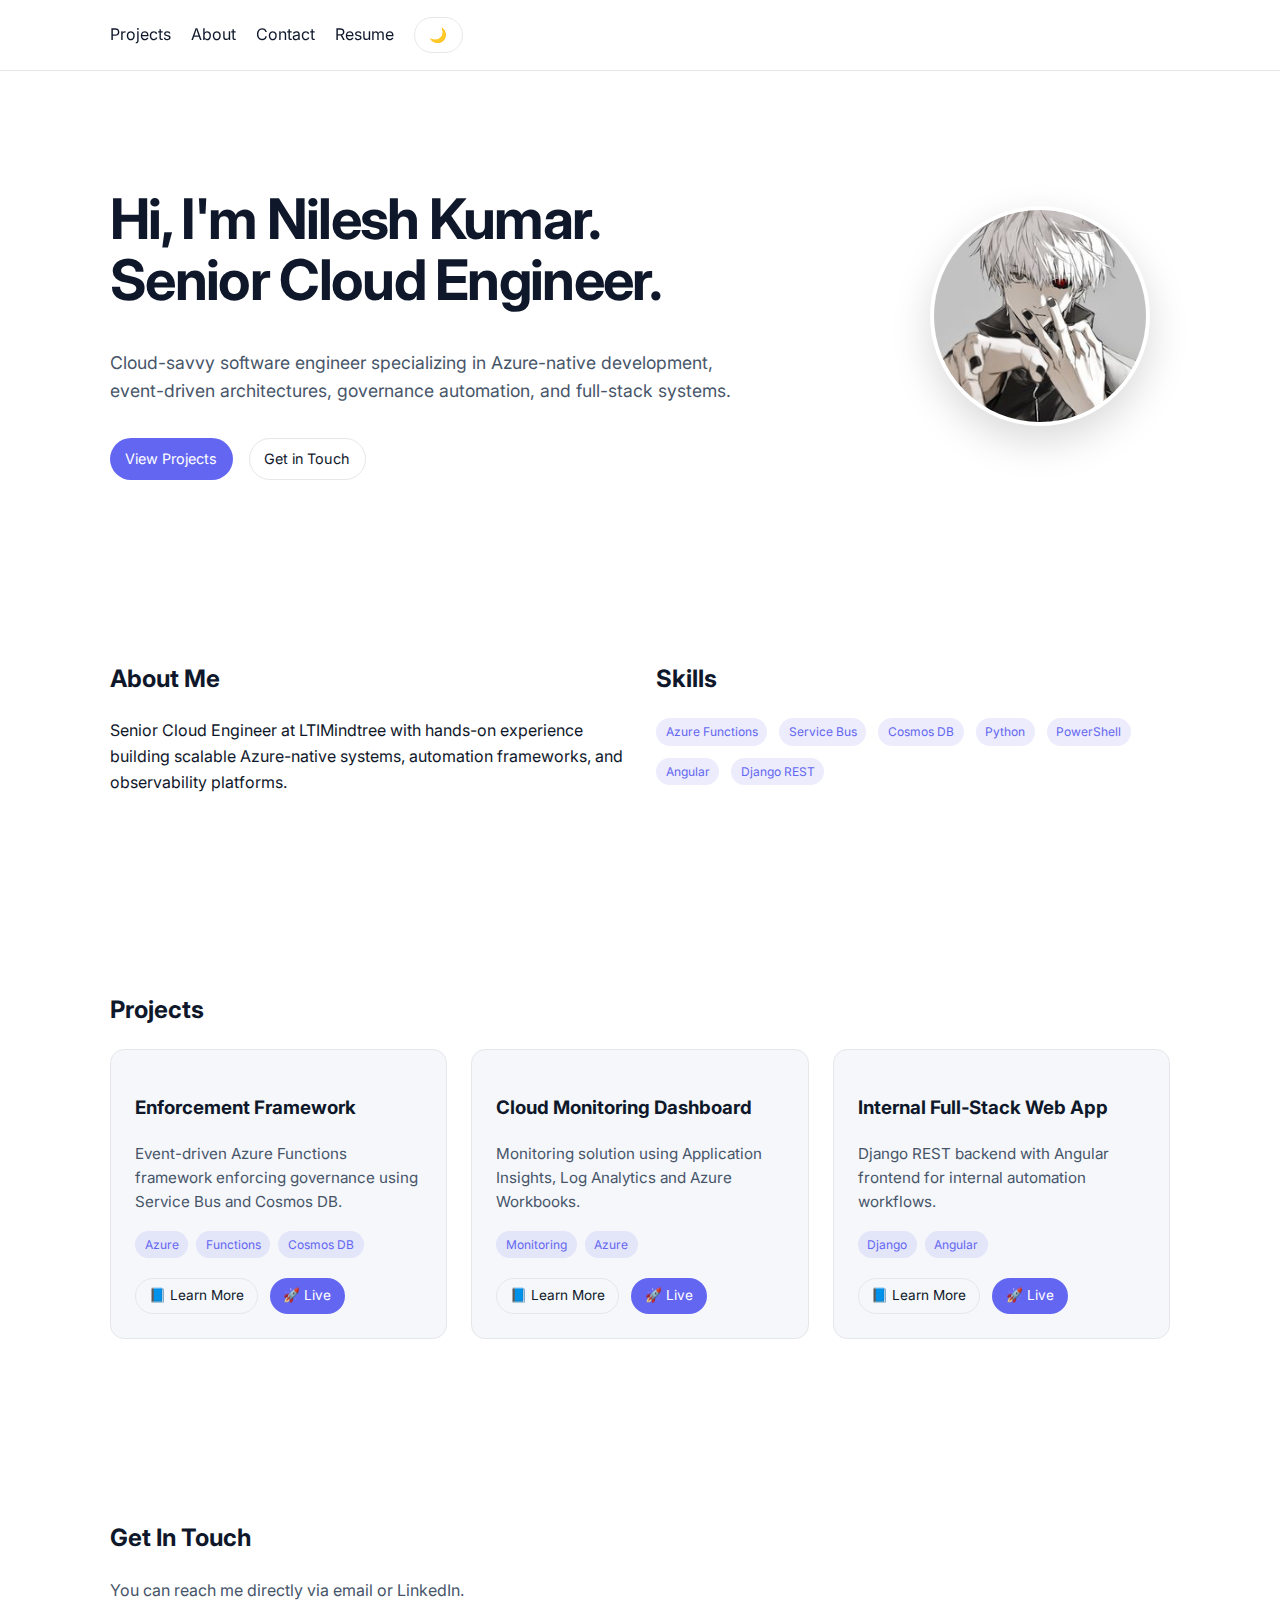
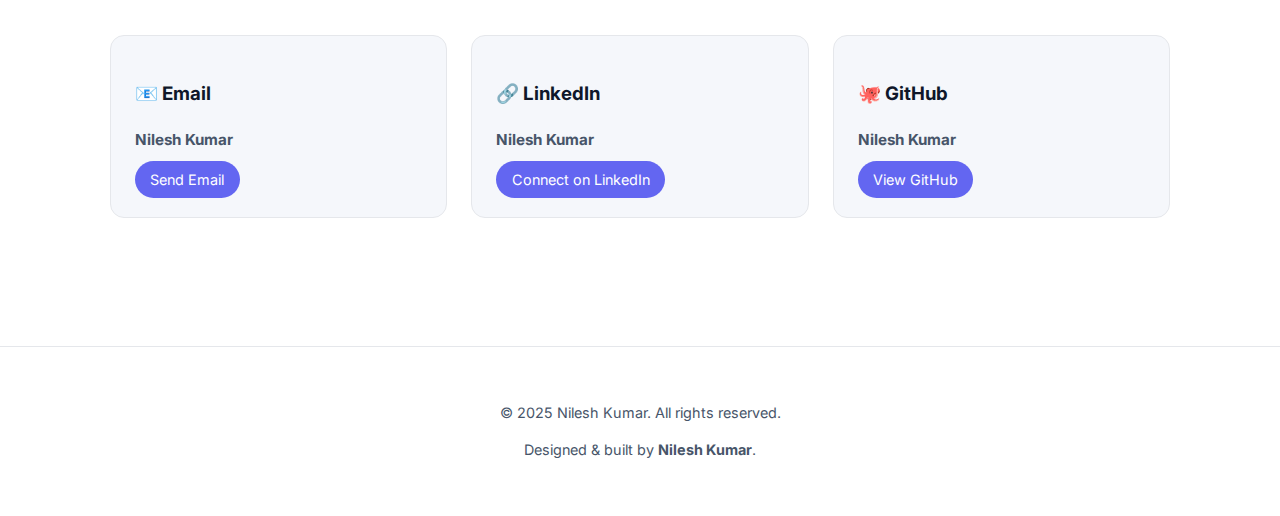
<file: index.html>
<!DOCTYPE html>
<html lang="en">

<head>
  <link rel="icon" type="image/png" href="assets/icon_3.png">
  <meta charset="UTF-8" />
  <meta name="viewport" content="width=device-width, initial-scale=1" />
  <title>Nilesh Kumar – Senior Cloud Engineer</title>
  <meta name="description" content="Senior Cloud Engineer specializing in Azure-native, event-driven systems." />

  <!-- Google Font -->
  <link rel="preconnect" href="https://fonts.googleapis.com">
  <link rel="preconnect" href="https://fonts.gstatic.com" crossorigin>
  <link href="https://fonts.googleapis.com/css2?family=Inter:wght@300;400;500;600;700;800&display=swap"
    rel="stylesheet">

  <style>
    /* =========================
       RESET + THEME
       ========================= */
    *,
    *::before,
    *::after {
      box-sizing: border-box;
    }

    :root {
      --bg: #ffffff;
      --bg-alt: #f5f7fb;
      --text: #0f172a;
      --muted: #475569;
      --primary: #6366f1;
      --border: #e5e7eb;
      --radius: 14px;
    }

    :root.dark {
      --bg: #0b1020;
      --bg-alt: #111633;
      --text: #e5e7eb;
      --muted: #9ca3af;
      --border: #1f2937;
    }

    html {
      scroll-behavior: smooth;
    }

    body {
      margin: 0;
      font-family: Inter, system-ui, sans-serif;
      background: var(--bg);
      color: var(--text);
      line-height: 1.6;
      transition: background .3s ease, color .3s ease;
    }

    a {
      color: inherit;
      text-decoration: none;
    }

    /* =========================
       LAYOUT
       ========================= */
    .container {
      max-width: 1100px;
      margin: 0 auto;
      padding: 0 1.25rem;
    }

    header {
      position: sticky;
      top: 0;
      background: rgba(255, 255, 255, .7);
      backdrop-filter: blur(10px);
      border-bottom: 1px solid var(--border);
      z-index: 100;
    }

    .dark header {
      background: rgba(11, 16, 32, .7);
    }

    .nav {
      display: flex;
      align-items: center;
      justify-content: space-between;
      height: 70px;
    }

    .nav-links {
      display: flex;
      gap: 1.25rem;
      align-items: center;
    }

    .btn {
      padding: .55rem .9rem;
      border-radius: 999px;
      border: 1px solid var(--border);
      background: var(--bg);
      cursor: pointer;
      font-size: .9rem;
    }

    .btn.primary {
      background: var(--primary);
      color: #fff;
      border-color: transparent;
    }

    section {
      padding: 5rem 0;
    }

    /* =========================
       HERO
       ========================= */
    .hero {
      display: grid;
      grid-template-columns: 1fr 260px;
      gap: 2.5rem;
      align-items: center;
    }

    .hero-profile {
      display: flex;
      justify-content: center;
    }

    .hero-profile img {
      width: 220px;
      height: 220px;
      object-fit: cover;
      border-radius: 50%;
      border: 4px solid var(--bg);
      box-shadow: 0 15px 40px rgba(0, 0, 0, 0.15);
      background: var(--bg-alt);
    }

    .hero-content h1 {
      font-size: clamp(2.5rem, 5vw, 3.5rem);
      letter-spacing: -.03em;
      line-height: 1.1;
    }

    .hero-content p {
      max-width: 650px;
      color: var(--muted);
      font-size: 1.1rem;
    }

    .hero-actions {
      margin-top: 2rem;
      display: flex;
      gap: 1rem;
      flex-wrap: wrap;
    }

    @media (max-width: 900px) {
      .hero {
        grid-template-columns: 1fr;
        text-align: center;
      }

      .hero-actions {
        justify-content: center;
      }
    }

    /* =========================
       PROJECTS
       ========================= */
    .projects-grid {
      display: grid;
      grid-template-columns: repeat(auto-fit, minmax(260px, 1fr));
      gap: 1.5rem;
    }

    .card {
      background: var(--bg-alt);
      border: 1px solid var(--border);
      border-radius: var(--radius);
      padding: 1.5rem;
      transition: transform .25s ease, box-shadow .25s ease;
    }

    .card:hover {
      transform: translateY(-4px);
      box-shadow: 0 10px 30px rgba(0, 0, 0, .08);
    }

    .card p {
      color: var(--muted);
      font-size: .95rem;
    }

    .tags {
      display: flex;
      gap: .5rem;
      flex-wrap: wrap;
      margin-top: 1rem;
    }

    .tag {
      font-size: .75rem;
      padding: .25rem .6rem;
      border-radius: 999px;
      background: rgba(99, 102, 241, .12);
      color: var(--primary);
    }

    .card-links {
      display: flex;
      gap: .75rem;
      margin-top: 1.25rem;
    }

    .card-links a {
      font-size: .85rem;
      padding: .4rem .8rem;
      border-radius: 999px;
      border: 1px solid var(--border);
    }

    .card-links a.primary {
      background: var(--primary);
      color: #fff;
      border-color: transparent;
    }

    /* =========================
       ABOUT + SKILLS
       ========================= */
    .about-grid {
      display: grid;
      grid-template-columns: 1fr 1fr;
      gap: 2rem;
    }

    .skills {
      display: flex;
      flex-wrap: wrap;
      gap: .75rem;
    }

    /* =========================
       CONTACT – EXPANDABLE FIELDS
       ========================= */
    input,
    textarea {
      transition: all .25s ease;
      background: var(--bg);
      color: var(--text);
    }

    input:focus {
      padding-top: 1rem;
      padding-bottom: 1rem;
      border-color: var(--primary);
      outline: none;
    }

    textarea {
      min-height: 80px;
    }

    textarea:focus {
      min-height: 140px;
      border-color: var(--primary);
      outline: none;
    }

    /* =========================
       FOOTER
       ========================= */
    footer {
      padding: 2.5rem 0;
      border-top: 1px solid var(--border);
      text-align: center;
      color: var(--muted);
      font-size: .9rem;
    }

    @media (max-width: 768px) {
      .about-grid {
        grid-template-columns: 1fr;
      }
    }
  </style>
</head>

<body>
  <header>
    <div class="container nav">
      <div class="nav-links">
        <a href="#projects">Projects</a>
        <a href="#about">About</a>
        <a href="#contact">Contact</a>
        <a href="assets\Resume.pdf" download class="download-btn"> Resume </a>
        <button class="btn" id="themeToggle">🌙</button>
      </div>
    </div>
  </header>

  <main class="container">
    <section class="hero">
      <div class="hero-content">
        <h1>Hi, I'm Nilesh Kumar.<br />Senior Cloud Engineer.</h1>
        <p>
          Cloud-savvy software engineer specializing in Azure-native development,
          event-driven architectures, governance automation, and full-stack systems.
        </p>
        <div class="hero-actions">
          <a href="#projects" class="btn primary">View Projects</a>
          <a href="#contact" class="btn">Get in Touch</a>
        </div>
      </div>

      <div class="hero-profile">
        <img src="assets/profile.jpg" alt="Nilesh Kumar profile photo" />
      </div>
    </section>

    <section id="about">
      <div class="about-grid">
        <div>
          <h2>About Me</h2>
          <p>
            Senior Cloud Engineer at LTIMindtree with hands-on experience building scalable
            Azure-native systems, automation frameworks, and observability platforms.
          </p>
        </div>
        <div>
          <h2>Skills</h2>
          <div class="skills">
            <span class="tag">Azure Functions</span>
            <span class="tag">Service Bus</span>
            <span class="tag">Cosmos DB</span>
            <span class="tag">Python</span>
            <span class="tag">PowerShell</span>
            <span class="tag">Angular</span>
            <span class="tag">Django REST</span>
          </div>
        </div>
      </div>
    </section>

    <section id="projects">
      <h2>Projects</h2>
      <div class="projects-grid">
        <div class="card">
          <h3>Enforcement Framework</h3>
          <p>Event-driven Azure Functions framework enforcing governance using Service Bus and Cosmos DB.</p>
          <div class="tags"><span class="tag">Azure</span><span class="tag">Functions</span><span class="tag">Cosmos DB</span></div>
          <div class="card-links">
            <a href="https://github.com/nileshkumar/azure-policy-enforcement/blob/main/README.md">📘 Learn More</a>
            <a href="#" class="primary">🚀 Live</a>
          </div>
        </div>

        <div class="card">
          <h3>Cloud Monitoring Dashboard</h3>
          <p>Monitoring solution using Application Insights, Log Analytics and Azure Workbooks.</p>
          <div class="tags"><span class="tag">Monitoring</span><span class="tag">Azure</span></div>
          <div class="card-links">
            <a href="https://github.com/nileshkumar/cloud-monitoring-dashboard/blob/main/README.md">📘 Learn More</a>
            <a href="#" class="primary">🚀 Live</a>
          </div>
        </div>

        <div class="card">
          <h3>Internal Full‑Stack Web App</h3>
          <p>Django REST backend with Angular frontend for internal automation workflows.</p>
          <div class="tags"><span class="tag">Django</span><span class="tag">Angular</span></div>
          <div class="card-links">
            <a href="https://github.com/nileshkumar/internal-web-app/blob/main/README.md">📘 Learn More</a>
            <a href="#" class="primary">🚀 Live</a>
          </div>
        </div>
      </div>
    </section>

    <section id="contact">
      <h2>Get In Touch</h2>
      <p style="color: var(--muted); margin-bottom: 2rem;">You can reach me directly via email or LinkedIn.</p>

      <div style="display:grid;grid-template-columns:repeat(auto-fit,minmax(260px,1fr));gap:1.5rem;margin-bottom:3rem;">
        <div class="card">
          <h3>📧 Email</h3>
          <p><strong>Nilesh Kumar</strong></p>
          <a class="btn primary" href="mailto:nk1880571@gmail.com">Send Email</a>
        </div>

        <div class="card">
          <h3>🔗 LinkedIn</h3>
          <p><strong>Nilesh Kumar</strong></p>
          <a class="btn primary" href="https://www.linkedin.com/in/nilesh-kumar-665613212/" target="_blank">Connect on LinkedIn</a>
        </div>

        <div class="card">
          <h3>🐙 GitHub</h3>
          <p><strong>Nilesh Kumar</strong></p>
          <a class="btn primary" href="https://github.com/Nilesh-Kumar-1" target="_blank">View GitHub</a>
        </div>
      </div>
      </div>

    </section>
  </main>

  <!-- Footer -->
  <footer>
    <p>© 2025 Nilesh Kumar. All rights reserved.</p>
    <p>
      Designed & built by <strong>Nilesh Kumar</strong>.
    </p>
  </footer>

  <script>
    const root = document.documentElement;
    const toggle = document.getElementById('themeToggle');
    const saved = localStorage.getItem('theme');
    if (saved === 'dark') root.classList.add('dark');

    toggle.onclick = () => {
      root.classList.toggle('dark');
      localStorage.setItem('theme', root.classList.contains('dark') ? 'dark' : 'light');
    };

    document.getElementById('year').textContent = new Date().getFullYear();
  </script>

</body>

</html>
</file>
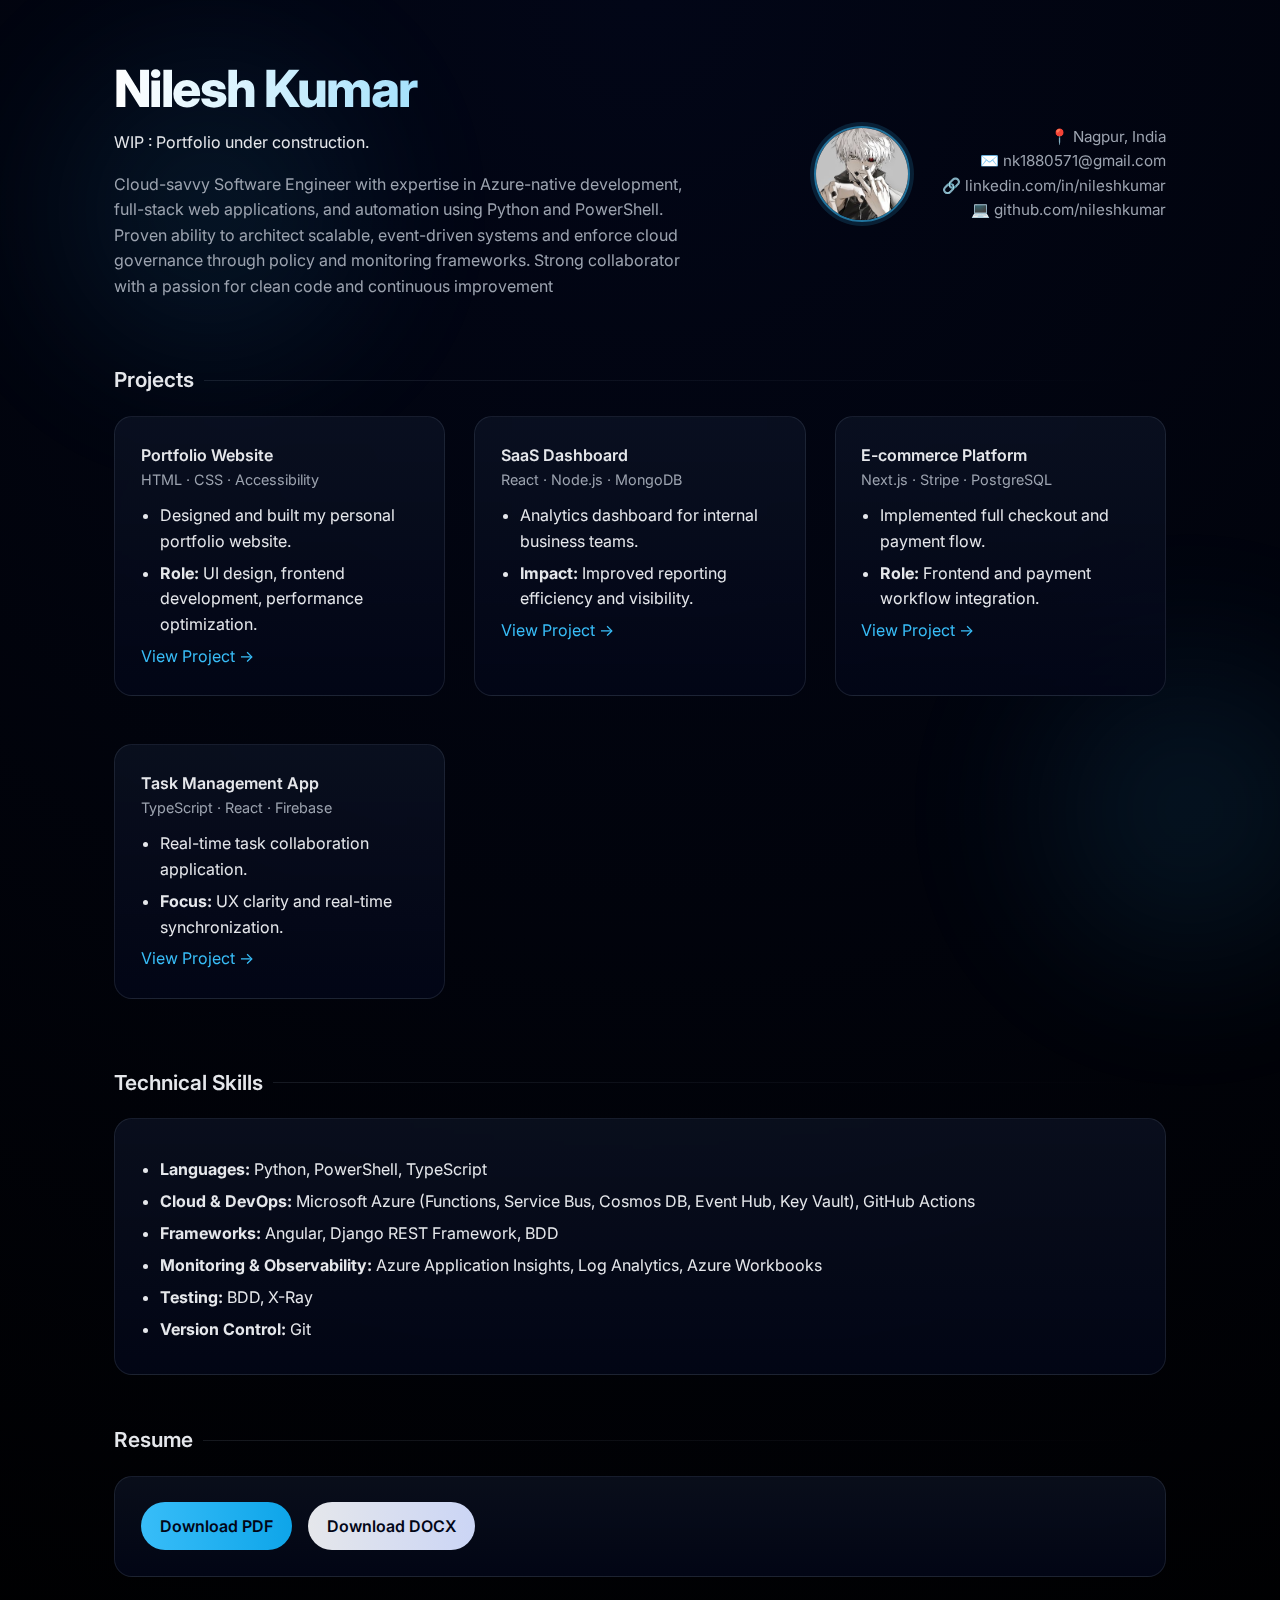
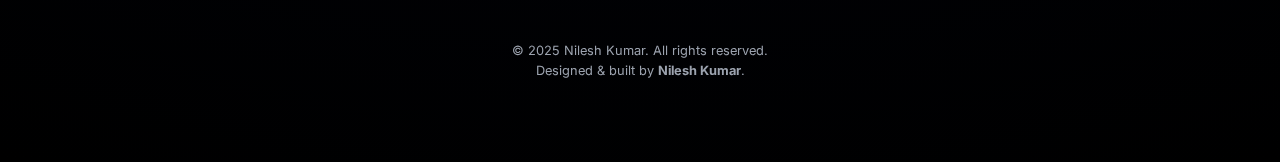
<file: achrive/index.html>
<!DOCTYPE html>
<html lang="en">
<head>
    <link rel="icon" type="image/png" href="assets/icon_3.png">
    <meta charset="UTF-8" />
    <meta name="viewport" content="width=device-width, initial-scale=1.0" />

    <title>Nilesh Kumar | Portfolio</title>
    <meta name="description" content="Portfolio website of Nilesh Kumar showcasing projects, skills, and experience." />

    <!-- Google Font -->
    <link rel="preconnect" href="https://fonts.googleapis.com">
    <link rel="preconnect" href="https://fonts.gstatic.com" crossorigin>
    <link href="https://fonts.googleapis.com/css2?family=Inter:wght@300;400;500;600;700;800&display=swap"
        rel="stylesheet">

    <!-- Main Styles -->
    <link rel="stylesheet" href="style.css">
</head>

<body>
    <main class="container">

        <!-- Header / Intro -->
        <header>
            <div class="intro">
                <h1>Nilesh Kumar</h1>
                WIP : Portfolio under construction.
                <p>
                    Cloud-savvy Software Engineer with expertise in Azure-native development, full-stack web
                    applications, and automation using Python and PowerShell. Proven ability to architect scalable,
                    event-driven systems and enforce cloud governance through policy and monitoring frameworks. Strong
                    collaborator with a passion for clean code and continuous improvement
                </p>
            </div>

            <img class="profile-photo" src="assets/profile.jpg" alt="Profile photo" />

            <div class="contact">
                <a href="https://www.google.com/maps/search/?api=1&query=Nagpur%2C+India"
                    style="display: block; text-decoration: none; color: inherit;">
                    📍 Nagpur, India
                </a>
                <a href="mailto:nk1880571@gmail.com" style="text-decoration: none; color: inherit;">
                    <div>✉️ nk1880571@gmail.com</div>
                </a>
                <a href="https://www.linkedin.com/in/nilesh-kumar-665613212/"
                    style="text-decoration: none; color: inherit;">
                    <div>🔗 linkedin.com/in/nileshkumar</div>
                </a>
                <a href="https://github.com/Nilesh-Kumar-1" style="text-decoration: none; color: inherit;">
                    <div>💻 github.com/nileshkumar</div>
                </a>
            </div>
        </header>

        <!-- Projects -->
        <section>
            <h2>Projects</h2>

            <div class="projects-grid">
                <div class="card">
                    <div class="card-title">Portfolio Website</div>
                    <div class="card-subtitle">HTML · CSS · Accessibility</div>
                    <ul>
                        <li>Designed and built my personal portfolio website.</li>
                        <li><strong>Role:</strong> UI design, frontend development, performance optimization.</li>
                    </ul>
                    <a href="#">View Project →</a>
                </div>

                <div class="card">
                    <div class="card-title">SaaS Dashboard</div>
                    <div class="card-subtitle">React · Node.js · MongoDB</div>
                    <ul>
                        <li>Analytics dashboard for internal business teams.</li>
                        <li><strong>Impact:</strong> Improved reporting efficiency and visibility.</li>
                    </ul>
                    <a href="#">View Project →</a>
                </div>

                <div class="card">
                    <div class="card-title">E-commerce Platform</div>
                    <div class="card-subtitle">Next.js · Stripe · PostgreSQL</div>
                    <ul>
                        <li>Implemented full checkout and payment flow.</li>
                        <li><strong>Role:</strong> Frontend and payment workflow integration.</li>
                    </ul>
                    <a href="#">View Project →</a>
                </div>

                <div class="card">
                    <div class="card-title">Task Management App</div>
                    <div class="card-subtitle">TypeScript · React · Firebase</div>
                    <ul>
                        <li>Real-time task collaboration application.</li>
                        <li><strong>Focus:</strong> UX clarity and real-time synchronization.</li>
                    </ul>
                    <a href="#">View Project →</a>
                </div>
            </div>
        </section>

        <!-- Skills -->
        <section>
            <h2>Technical Skills</h2>

            <div class="card">
                <ul>
                    <li>
                        <strong>Languages:</strong>
                        Python, PowerShell, TypeScript
                    </li>

                    <li>
                        <strong>Cloud & DevOps:</strong>
                        Microsoft Azure (Functions, Service Bus, Cosmos DB, Event Hub, Key Vault),
                        GitHub Actions
                    </li>

                    <li>
                        <strong>Frameworks:</strong>
                        Angular, Django REST Framework, BDD
                    </li>

                    <li>
                        <strong>Monitoring & Observability:</strong>
                        Azure Application Insights, Log Analytics, Azure Workbooks
                    </li>

                    <li>
                        <strong>Testing:</strong>
                        BDD, X-Ray
                    </li>

                    <li>
                        <strong>Version Control:</strong>
                        Git
                    </li>
                </ul>
            </div>
        </section>

        <!-- Resume Download -->
        <section>
            <h2>Resume</h2>
            <div class="card download-card">
                <a href="assets\Resume.pdf" download class="download-btn">Download PDF</a>
                <a href="assets\resume_1.docx" download class="download-btn"
                    style="background:linear-gradient(90deg,#e5e7eb,#cbd5f5);">
                    Download DOCX
                </a>
            </div>
        </section>

        <!-- Footer -->
        <footer>
            <p>© 2025 Nilesh Kumar. All rights reserved.</p>
            <p>
                Designed & built by <strong>Nilesh Kumar</strong>.
            </p>
        </footer>

    </main>
</body>

</html>
</file>
<file: achrive/style.css>
/* =========================
   Portfolio Stylesheet
   ========================= */

:root {
  --bg: #020617;
  --card: #020617;
  --text: #e5e7eb;
  --muted: #9ca3af;
  --accent: #38bdf8;
  --accent-soft: #0ea5e9;
  --border: rgba(148, 163, 184, 0.15);
  --glass: rgba(15, 23, 42, 0.6);
}

/* Reset */
* {
  box-sizing: border-box;
  margin: 0;
  padding: 0;
}

html {
  scroll-behavior: smooth;
}

/* Base */
body {
  font-family: 'Inter', system-ui, sans-serif;
  background: radial-gradient(circle at top, #020617, #000);
  color: var(--text);
  line-height: 1.6;
  overflow-x: hidden;
}

/* Ambient background glow */
body::before,
body::after {
  content: '';
  position: fixed;
  width: 420px;
  height: 420px;
  background: radial-gradient(circle, var(--accent), transparent 70%);
  opacity: 0.15;
  filter: blur(80px);
  animation: float 20s infinite alternate ease-in-out;
  z-index: -1;
}

body::after {
  right: -120px;
  bottom: -120px;
  animation-duration: 26s;
}

@keyframes float {
  from { transform: translateY(0); }
  to { transform: translateY(-120px); }
}

/* Links */
a {
  color: var(--accent);
  text-decoration: none;
}

a:hover {
  text-decoration: underline;
}

/* Layout */
.container {
  max-width: 1100px;
  margin: 0 auto;
  padding: 3rem 1.5rem 5rem;
}

/* Header */
header {
  display: grid;
  grid-template-columns: 1fr auto auto;
  gap: 2rem;
  align-items: center;
  margin-bottom: 4rem;
}

.intro h1 {
  font-size: clamp(2.2rem, 4vw, 3.2rem);
  font-weight: 800;
  letter-spacing: -0.03em;
  background: linear-gradient(90deg, #fff, var(--accent));
  -webkit-background-clip: text;
  -webkit-text-fill-color: transparent;
}

.intro p {
  margin-top: 1rem;
  color: var(--muted);
  max-width: 60ch;
}

.contact {
  text-align: right;
  font-size: 0.95rem;
  color: var(--muted);
}

/* Profile photo */
.profile-photo {
  width: 96px;
  height: 96px;
  border-radius: 50%;
  object-fit: cover;
  border: 2px solid rgba(56, 189, 248, 0.6);
  box-shadow: 0 0 0 4px rgba(56, 189, 248, 0.15);
}

/* Sections */
section {
  margin-bottom: 3rem;
}

section h2 {
  font-size: 1.3rem;
  font-weight: 600;
  margin-bottom: 1.2rem;
  display: flex;
  align-items: center;
  gap: 0.6rem;
}

section h2::after {
  content: '';
  flex: 1;
  height: 1px;
  background: linear-gradient(to right, var(--border), transparent);
}

/* Cards */
.card {
  background: linear-gradient(180deg, var(--glass), rgba(2, 6, 23, 0.9));
  backdrop-filter: blur(14px);
  border: 1px solid var(--border);
  border-radius: 18px;
  padding: 1.6rem;
  margin-bottom: 1.2rem;
}

.card-header {
  display: flex;
  justify-content: space-between;
  gap: 1rem;
  flex-wrap: wrap;
}

.card-title {
  font-weight: 600;
}

.card-subtitle {
  color: var(--muted);
  font-size: 0.9rem;
}

.card-time {
  font-size: 0.85rem;
  color: var(--muted);
}

/* Lists */
ul {
  margin-top: 0.75rem;
  padding-left: 1.2rem;
}

li {
  margin-bottom: 0.4rem;
}

/* Projects */
.projects-grid {
  display: grid;
  grid-template-columns: repeat(auto-fit, minmax(260px, 1fr));
  gap: 1.8rem;
}

/* Skills */
.skills {
  display: flex;
  flex-wrap: wrap;
  gap: 0.6rem;
}

.skill {
  padding: 0.45rem 0.8rem;
  font-size: 0.85rem;
  border-radius: 999px;
  background: rgba(56, 189, 248, 0.15);
  border: 1px solid rgba(56, 189, 248, 0.4);
}

/* Resume download */
.download-card {
  display: flex;
  gap: 1rem;
  flex-wrap: wrap;
}

.download-btn {
  padding: 0.7rem 1.2rem;
  border-radius: 999px;
  font-weight: 600;
  background: linear-gradient(90deg, var(--accent), var(--accent-soft));
  color: #020617;
  transition: transform 0.2s ease, box-shadow 0.2s ease;
}

.download-btn:hover {
  transform: translateY(-2px);
  box-shadow: 0 10px 30px rgba(56, 189, 248, 0.35);
}

/* Footer */
footer {
  text-align: center;
  margin-top: 4rem;
  font-size: 0.8rem;
  color: var(--muted);
}

/* Responsive */
@media (max-width: 768px) {
  header {
    grid-template-columns: 1fr;
  }

  .contact {
    text-align: left;
  }

  .download-card {
    justify-content: center;
  }
}

/* Print / ATS-safe */
@media print {
  body {
    background: #fff;
    color: #000;
  }

  body::before,
  body::after {
    display: none;
  }

  .card {
    box-shadow: none;
    background: #fff;
    border-color: #e5e7eb;
  }

  .download-card {
    display: none;
  }

  a {
    color: #000;
    text-decoration: none;
  }
}
</file>
